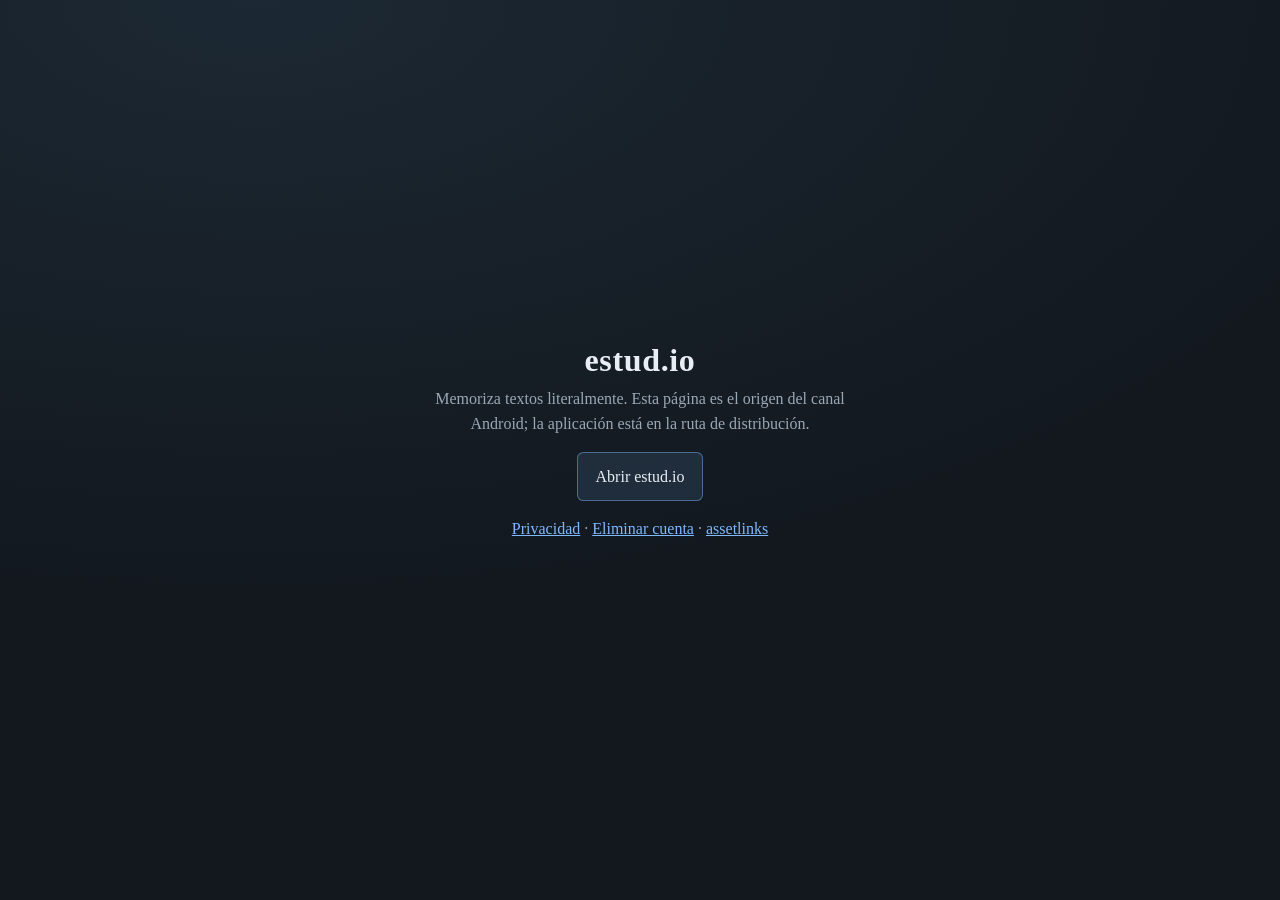
<file: index.html>
<!doctype html>
<html lang="es">
  <head>
    <meta charset="utf-8" />
    <meta name="viewport" content="width=device-width, initial-scale=1" />
    <meta
      name="description"
      content="Origen HTTPS de estud.io para Digital Asset Links (Google Play / TWA)."
    />
    <title>estud.io</title>
    <link rel="stylesheet" href="/assets/site.css" />
    <!--
      La PWA vive en /stud.io_Distribution/ (repo stud.io_Distribution).
      Esta raíz existe para /.well-known/assetlinks.json (TWA / Play) y páginas legales.
    -->
  </head>
  <body class="page-center">
    <main class="narrow">
      <h1>estud.io</h1>
      <p>
        Memoriza textos literalmente. Esta página es el origen del canal Android;
        la aplicación está en la ruta de distribución.
      </p>
      <p>
        <a class="cta" href="/stud.io_Distribution/">Abrir estud.io</a>
      </p>
      <p>
        <a href="/privacidad/">Privacidad</a>
        ·
        <a href="/eliminar-cuenta/">Eliminar cuenta</a>
        ·
        <a href="/.well-known/assetlinks.json">assetlinks</a>
      </p>
    </main>
  </body>
</html>
</file>
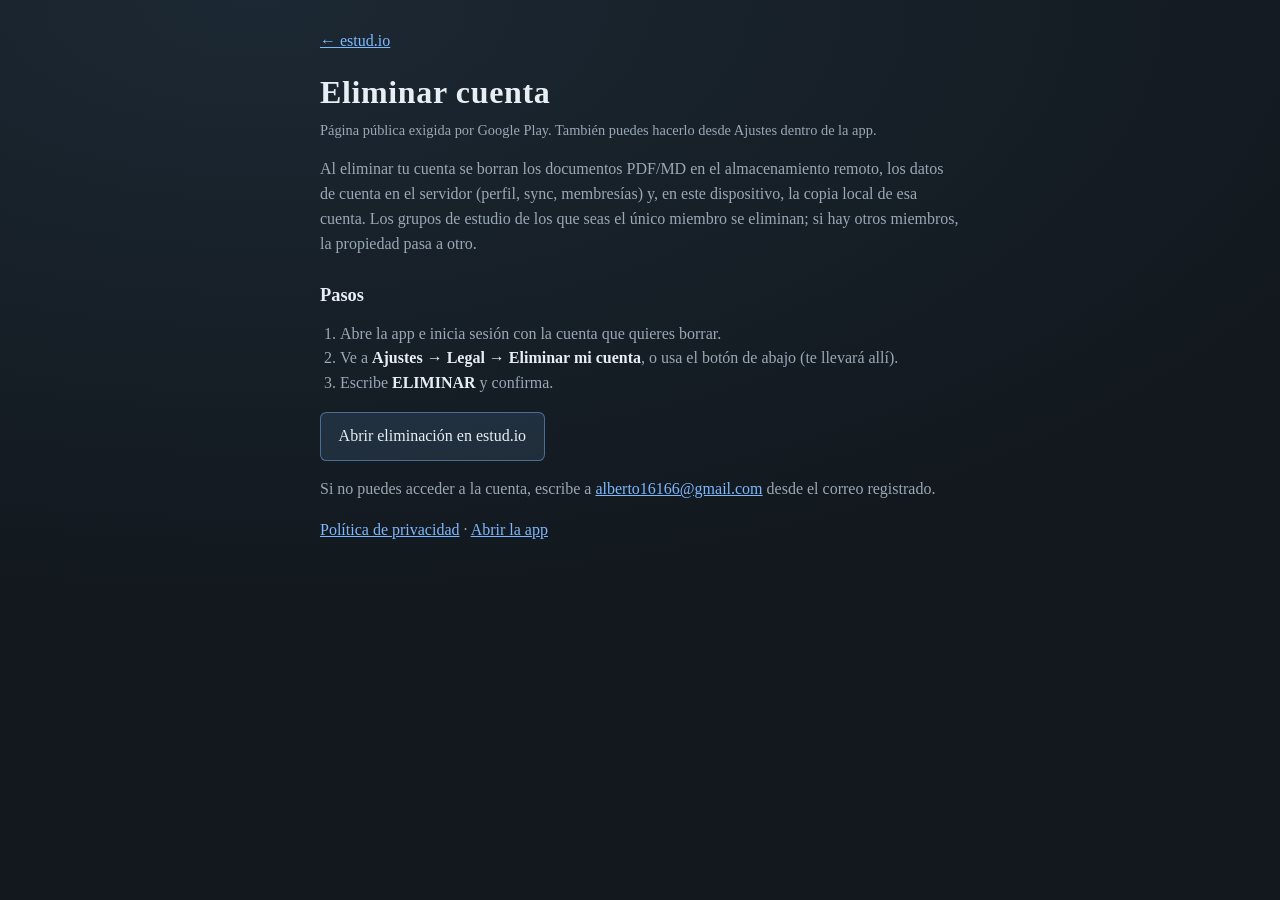
<file: eliminar-cuenta/index.html>
<!doctype html>
<html lang="es">
  <head>
    <meta charset="utf-8" />
    <meta name="viewport" content="width=device-width, initial-scale=1" />
    <meta
      name="description"
      content="Cómo eliminar tu cuenta de estud.io (requisito Google Play)."
    />
    <title>Eliminar cuenta — estud.io</title>
    <link rel="stylesheet" href="/assets/site.css" />
  </head>
  <body class="page-doc">
    <main class="doc">
      <a class="nav-back" href="/">← estud.io</a>
      <h1>Eliminar cuenta</h1>
      <p class="meta">
        Página pública exigida por Google Play. También puedes hacerlo desde
        Ajustes dentro de la app.
      </p>
      <p>
        Al eliminar tu cuenta se borran los documentos PDF/MD en el
        almacenamiento remoto, los datos de cuenta en el servidor (perfil,
        sync, membresías) y, en este dispositivo, la copia local de esa
        cuenta. Los grupos de estudio de los que seas el único miembro se
        eliminan; si hay otros miembros, la propiedad pasa a otro.
      </p>
      <h2>Pasos</h2>
      <ol style="color: var(--muted); line-height: 1.55; padding-left: 1.25rem">
        <li>Abre la app e inicia sesión con la cuenta que quieres borrar.</li>
        <li>
          Ve a <strong style="color: var(--fg)">Ajustes → Legal → Eliminar mi
          cuenta</strong>, o usa el botón de abajo (te llevará allí).
        </li>
        <li>Escribe <strong style="color: var(--fg)">ELIMINAR</strong> y confirma.</li>
      </ol>
      <p>
        <a
          class="cta"
          href="/stud.io_Distribution/ajustes?eliminar-cuenta=1"
          >Abrir eliminación en estud.io</a
        >
      </p>
      <p>
        Si no puedes acceder a la cuenta, escribe a
        <a href="mailto:alberto16166@gmail.com">alberto16166@gmail.com</a>
        desde el correo registrado.
      </p>
      <p>
        <a href="/privacidad/">Política de privacidad</a>
        ·
        <a href="/stud.io_Distribution/">Abrir la app</a>
      </p>
    </main>
  </body>
</html>
</file>
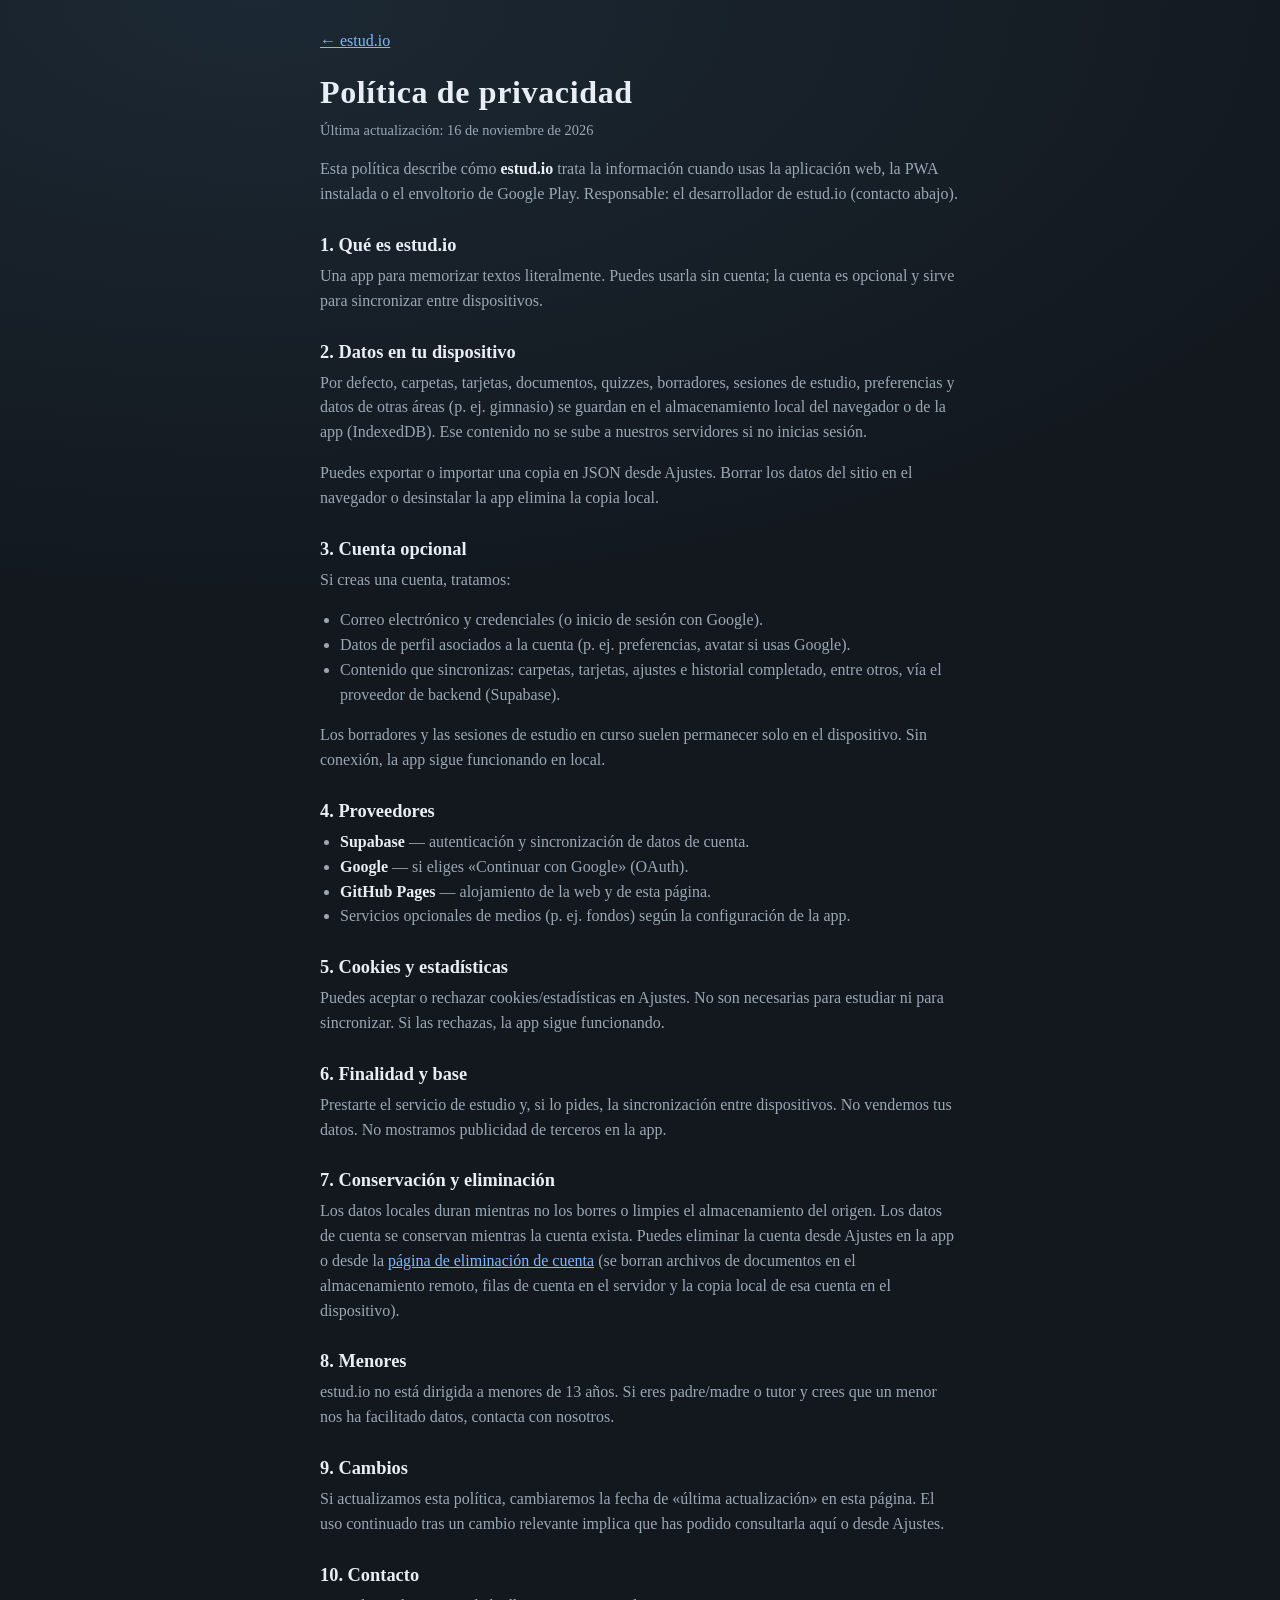
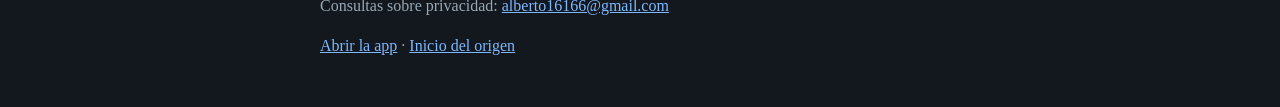
<file: privacidad/index.html>
<!doctype html>
<html lang="es">
  <head>
    <meta charset="utf-8" />
    <meta name="viewport" content="width=device-width, initial-scale=1" />
    <meta
      name="description"
      content="Política de privacidad de estud.io: datos en el dispositivo, cuenta opcional y sincronización."
    />
    <title>Privacidad — estud.io</title>
    <link rel="stylesheet" href="/assets/site.css" />
  </head>
  <body class="page-doc">
    <main class="doc">
      <a class="nav-back" href="/">← estud.io</a>
      <h1>Política de privacidad</h1>
      <p class="meta">Última actualización: 16 de noviembre de 2026</p>
      <p>
        Esta política describe cómo
        <strong style="color: var(--fg)">estud.io</strong> trata la información
        cuando usas la aplicación web, la PWA instalada o el envoltorio de
        Google Play. Responsable: el desarrollador de estud.io (contacto abajo).
      </p>

      <h2>1. Qué es estud.io</h2>
      <p>
        Una app para memorizar textos literalmente. Puedes usarla sin cuenta; la
        cuenta es opcional y sirve para sincronizar entre dispositivos.
      </p>

      <h2>2. Datos en tu dispositivo</h2>
      <p>
        Por defecto, carpetas, tarjetas, documentos, quizzes, borradores,
        sesiones de estudio, preferencias y datos de otras áreas (p. ej.
        gimnasio) se guardan en el almacenamiento local del navegador o de la
        app (IndexedDB). Ese contenido no se sube a nuestros servidores si no
        inicias sesión.
      </p>
      <p>
        Puedes exportar o importar una copia en JSON desde Ajustes. Borrar los
        datos del sitio en el navegador o desinstalar la app elimina la copia
        local.
      </p>

      <h2>3. Cuenta opcional</h2>
      <p>Si creas una cuenta, tratamos:</p>
      <ul>
        <li>Correo electrónico y credenciales (o inicio de sesión con Google).</li>
        <li>
          Datos de perfil asociados a la cuenta (p. ej. preferencias,
          avatar si usas Google).
        </li>
        <li>
          Contenido que sincronizas: carpetas, tarjetas, ajustes e historial
          completado, entre otros, vía el proveedor de backend (Supabase).
        </li>
      </ul>
      <p>
        Los borradores y las sesiones de estudio en curso suelen permanecer solo
        en el dispositivo. Sin conexión, la app sigue funcionando en local.
      </p>

      <h2>4. Proveedores</h2>
      <ul>
        <li>
          <strong style="color: var(--fg)">Supabase</strong> — autenticación y
          sincronización de datos de cuenta.
        </li>
        <li>
          <strong style="color: var(--fg)">Google</strong> — si eliges «Continuar
          con Google» (OAuth).
        </li>
        <li>
          <strong style="color: var(--fg)">GitHub Pages</strong> — alojamiento
          de la web y de esta página.
        </li>
        <li>
          Servicios opcionales de medios (p. ej. fondos) según la configuración
          de la app.
        </li>
      </ul>

      <h2>5. Cookies y estadísticas</h2>
      <p>
        Puedes aceptar o rechazar cookies/estadísticas en Ajustes. No son
        necesarias para estudiar ni para sincronizar. Si las rechazas, la app
        sigue funcionando.
      </p>

      <h2>6. Finalidad y base</h2>
      <p>
        Prestarte el servicio de estudio y, si lo pides, la sincronización entre
        dispositivos. No vendemos tus datos. No mostramos publicidad de terceros
        en la app.
      </p>

      <h2>7. Conservación y eliminación</h2>
      <p>
        Los datos locales duran mientras no los borres o limpies el
        almacenamiento del origen. Los datos de cuenta se conservan mientras la
        cuenta exista. Puedes eliminar la cuenta desde Ajustes en la app o desde
        la
        <a href="/eliminar-cuenta/">página de eliminación de cuenta</a>
        (se borran archivos de documentos en el almacenamiento remoto, filas
        de cuenta en el servidor y la copia local de esa cuenta en el
        dispositivo).
      </p>

      <h2>8. Menores</h2>
      <p>
        estud.io no está dirigida a menores de 13 años. Si eres padre/madre o
        tutor y crees que un menor nos ha facilitado datos, contacta con
        nosotros.
      </p>

      <h2>9. Cambios</h2>
      <p>
        Si actualizamos esta política, cambiaremos la fecha de «última
        actualización» en esta página. El uso continuado tras un cambio relevante
        implica que has podido consultarla aquí o desde Ajustes.
      </p>

      <h2>10. Contacto</h2>
      <p>
        Consultas sobre privacidad:
        <a href="mailto:alberto16166@gmail.com">alberto16166@gmail.com</a>
      </p>
      <p>
        <a href="/stud.io_Distribution/">Abrir la app</a>
        ·
        <a href="/">Inicio del origen</a>
      </p>
    </main>
  </body>
</html>
</file>
<file: assets/site.css>
/* Estilos compartidos del origen play-host (landing + legal). */
:root {
  color-scheme: dark;
  --bg: #12181e;
  --fg: #e8eef4;
  --muted: #9aa8b5;
  --accent: #7eb8ff;
}

* {
  box-sizing: border-box;
}

body {
  margin: 0;
  min-height: 100vh;
  padding: 2rem;
  font-family: Georgia, 'Times New Roman', serif;
  background: radial-gradient(1200px 600px at 20% 0%, #1c2833, var(--bg));
  color: var(--fg);
}

body.page-center {
  display: grid;
  place-items: center;
}

body.page-doc {
  display: block;
}

main.narrow {
  max-width: 28rem;
  text-align: center;
}

main.doc {
  max-width: 40rem;
  margin: 0 auto;
}

h1 {
  margin: 0 0 0.5rem;
  font-size: 2rem;
  letter-spacing: 0.02em;
}

h2 {
  margin: 1.75rem 0 0.5rem;
  font-size: 1.15rem;
  font-weight: 600;
}

p,
li {
  color: var(--muted);
  line-height: 1.55;
}

p {
  margin: 0 0 1rem;
}

ul {
  margin: 0 0 1rem;
  padding-left: 1.25rem;
}

a {
  color: var(--accent);
}

.cta {
  display: inline-block;
  padding: 0.7rem 1.1rem;
  border: 1px solid color-mix(in srgb, var(--accent) 45%, transparent);
  border-radius: 0.4rem;
  text-decoration: none;
  color: var(--fg);
  background: color-mix(in srgb, var(--accent) 12%, transparent);
}

.meta {
  font-size: 0.9rem;
  color: var(--muted);
}

.nav-back {
  display: inline-block;
  margin-bottom: 1.5rem;
}
</file>
